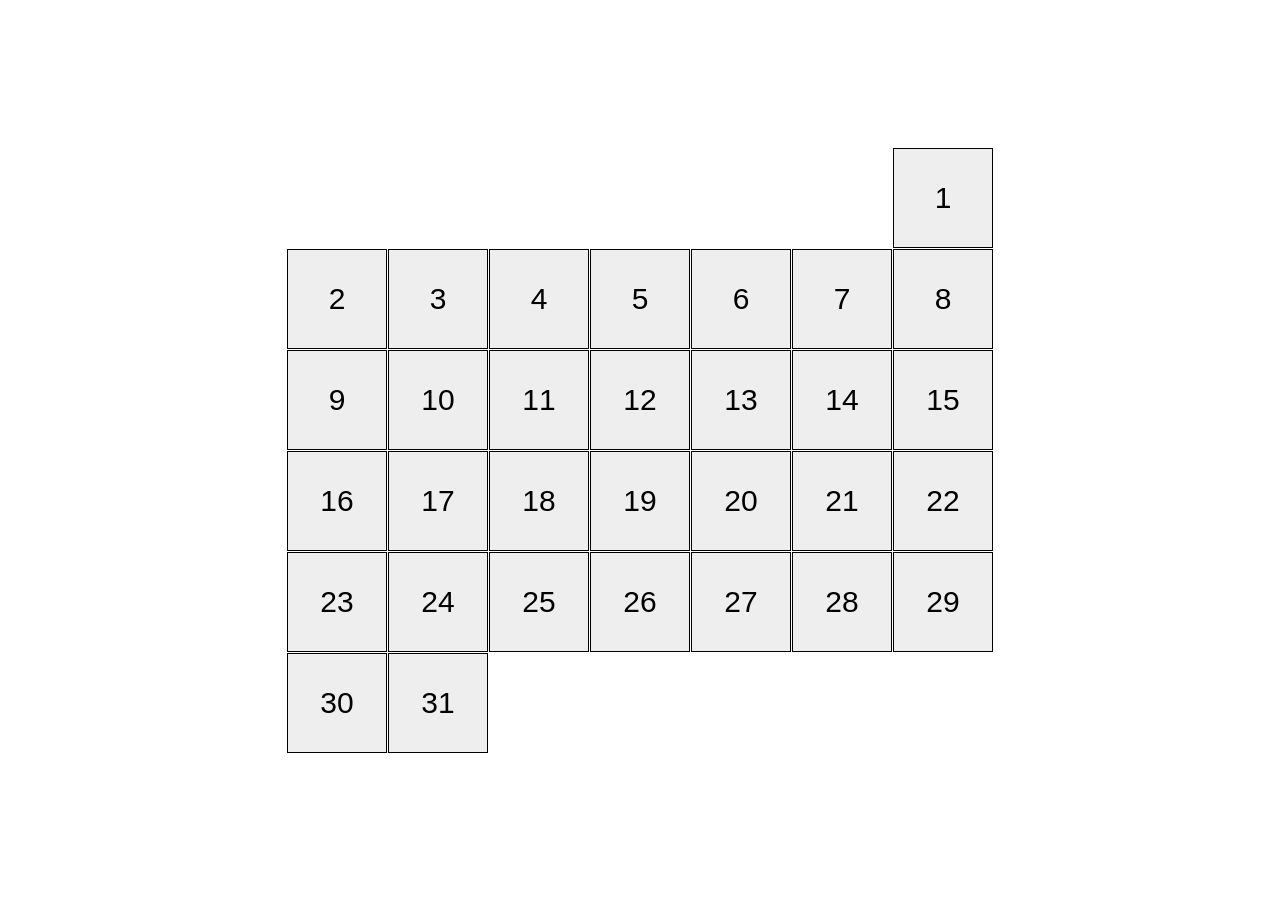
<file: index.html>
<!doctype html><html lang="en"><head><meta charset="utf-8"><meta name="viewport" content="width=device-width, initial-scale=1.0"><title>Calendar</title><link rel="stylesheet" href="index.48baba07.css"></head><body> <main class="calendar calendar--month-length-31 calendar--start-day-sun"> <div class="calendar__day"></div> <div class="calendar__day"></div> <div class="calendar__day"></div> <div class="calendar__day"></div> <div class="calendar__day"></div> <div class="calendar__day"></div> <div class="calendar__day"></div> <div class="calendar__day"></div> <div class="calendar__day"></div> <div class="calendar__day"></div> <div class="calendar__day"></div> <div class="calendar__day"></div> <div class="calendar__day"></div> <div class="calendar__day"></div> <div class="calendar__day"></div> <div class="calendar__day"></div> <div class="calendar__day"></div> <div class="calendar__day"></div> <div class="calendar__day"></div> <div class="calendar__day"></div> <div class="calendar__day"></div> <div class="calendar__day"></div> <div class="calendar__day"></div> <div class="calendar__day"></div> <div class="calendar__day"></div> <div class="calendar__day"></div> <div class="calendar__day"></div> <div class="calendar__day"></div> <div class="calendar__day"></div> <div class="calendar__day"></div> <div class="calendar__day"></div> </main> </body></html>
</file>
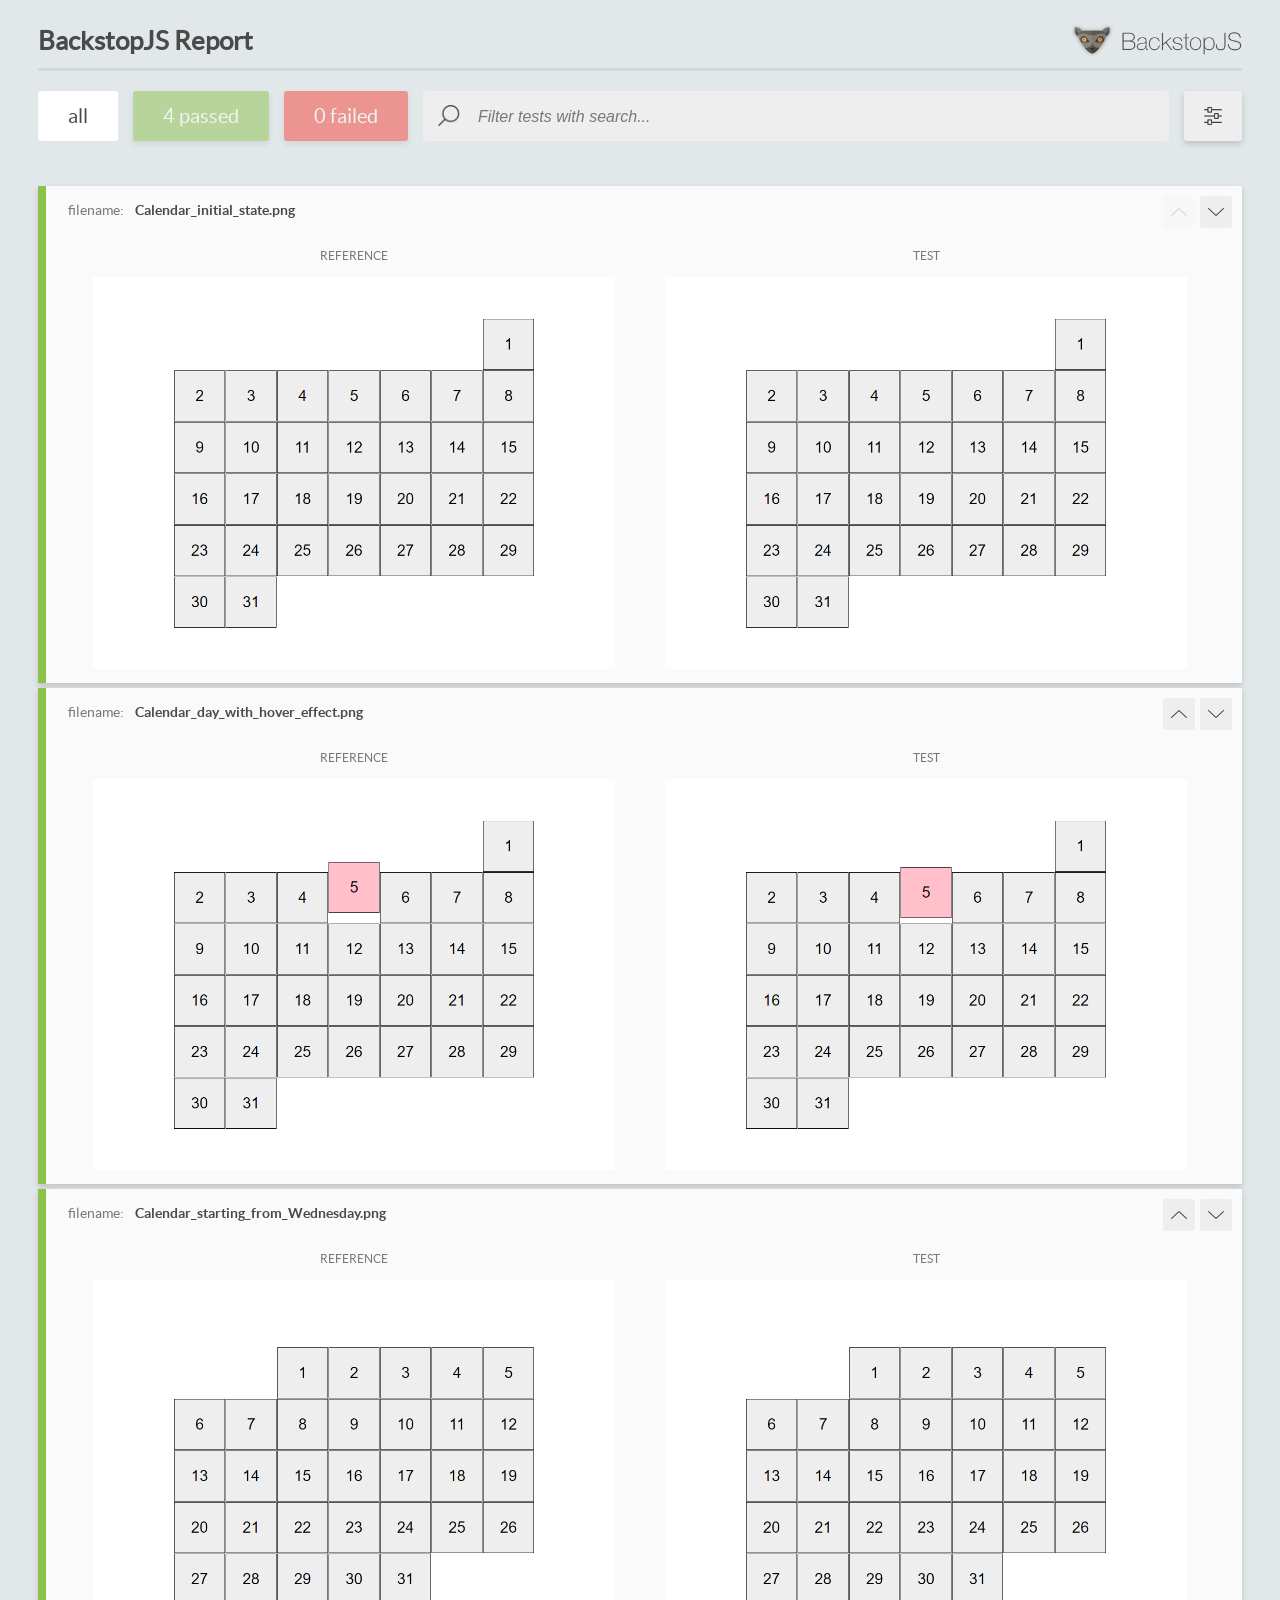
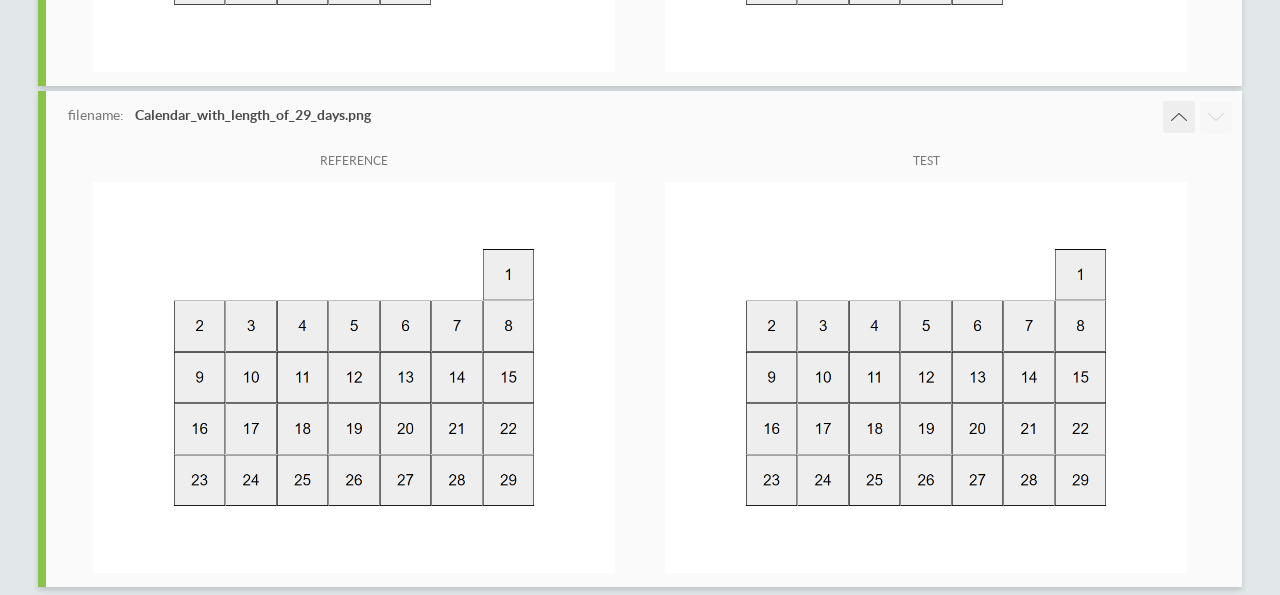
<file: report/html_report/index.html>
<!DOCTYPE html>
<html>
  <head>
    <meta charset="utf-8">
    <!-- Disable Cache -->
    <meta http-equiv="Cache-Control" content="no-cache, no-store, must-revalidate">
    <meta http-equiv="Pragma" content="no-cache">
    <meta http-equiv="Expires" content="0">

    <title>BackstopJS Report</title>

    <style>
      @font-face {
          font-family: 'latoregular';
          src: url('./assets/fonts/lato-regular-webfont.woff2') format('woff2'),
              url('./assets/fonts/lato-regular-webfont.woff') format('woff');
          font-weight: 400;
          font-style: normal;
      }
      @font-face {
          font-family: 'latobold';
          src: url('./assets/fonts/lato-bold-webfont.woff2') format('woff2'),
              url('./assets/fonts/lato-bold-webfont.woff') format('woff');
          font-weight: 700;
          font-style: normal;
      }

      .ReactModal__Body--open {
          overflow: hidden;
      }
      .ReactModal__Body--open .header {
        display: none;
      }

    </style>
  </head>
  <body style="background-color: #E2E7EA">
    <div id="root">

    </div>
    <script>
      function report (report) { // eslint-disable-line no-unused-vars
        window.tests = report;
      }
    </script>
    <script src="config.js"></script>
    <script src="index_bundle.js"></script>
  </body>
</html>
</file>
<file: index.48baba07.css>
*,:before,:after{box-sizing:border-box;margin:0;padding:0}.calendar{counter-reset:day-counter;grid-template-columns:repeat(7,100px);justify-content:center;gap:1px;padding:10px;display:grid}.calendar__day{counter-increment:day-counter;background-color:#eee;border:1px solid #000;justify-content:center;align-items:center;width:100px;height:100px;transition:transform .5s,background-color .5s;display:flex;position:relative}.calendar__day:before{content:counter(day-counter);color:#000;font-size:30px}.calendar__day:hover{cursor:pointer;background-color:#ffbfcb;transform:translateY(-10px)}.calendar--start-day-mon>.calendar__day:first-child{grid-column-start:1}.calendar--start-day-tue>.calendar__day:first-child{grid-column-start:2}.calendar--start-day-wed>.calendar__day:first-child{grid-column-start:3}.calendar--start-day-thu>.calendar__day:first-child{grid-column-start:4}.calendar--start-day-fri>.calendar__day:first-child{grid-column-start:5}.calendar--start-day-sat>.calendar__day:first-child{grid-column-start:6}.calendar--start-day-sun>.calendar__day:first-child{grid-column-start:7}.calendar--month-length-28>.calendar__day:nth-child(n+29),.calendar--month-length-29>.calendar__day:nth-child(n+30),.calendar--month-length-30>.calendar__day:nth-child(n+31),.calendar--month-length-31>.calendar__day:nth-child(n+32){display:none}body{justify-content:center;align-items:center;min-height:100vh;margin:0;font-family:Arial,sans-serif;display:flex}
/*# sourceMappingURL=index.48baba07.css.map */
</file>
